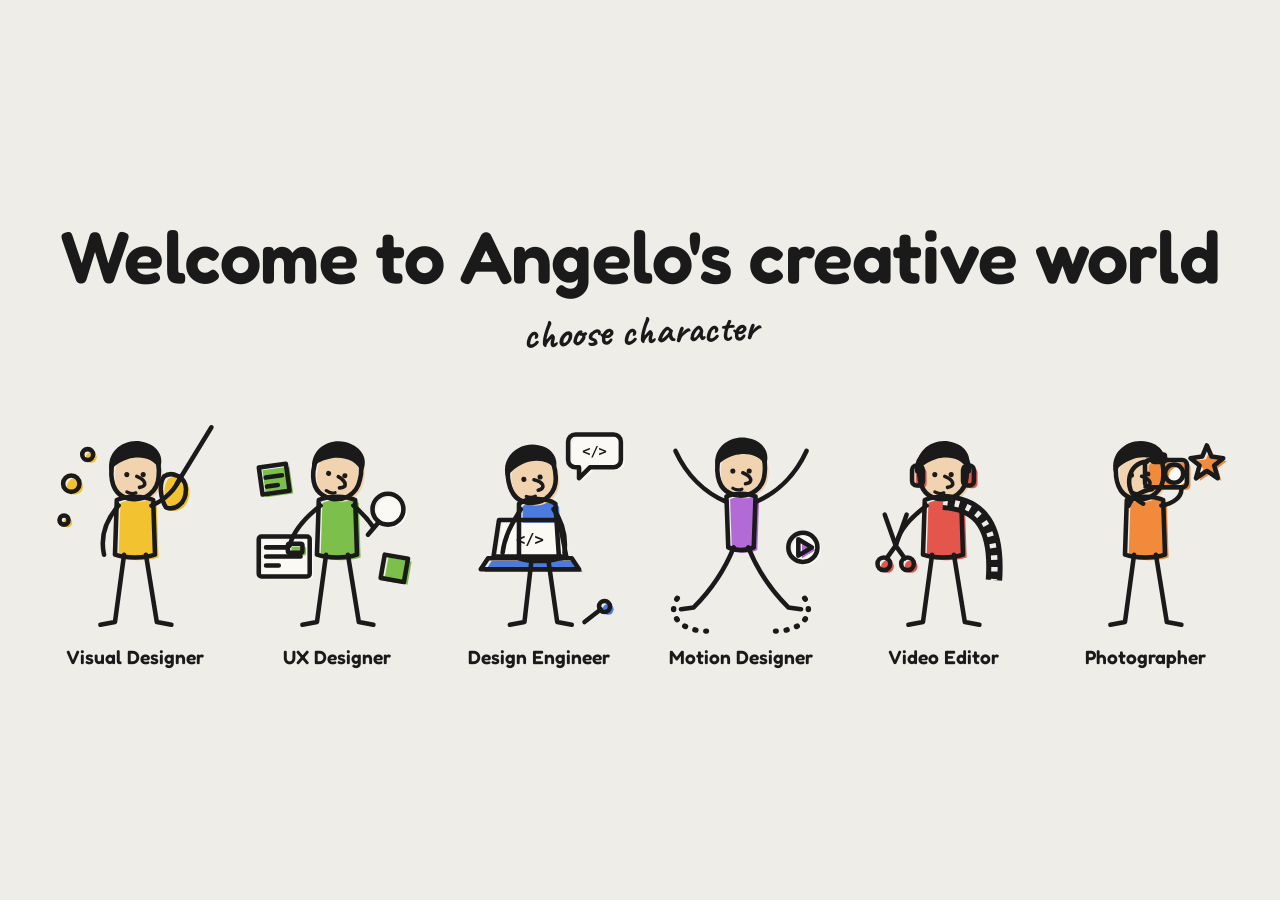
<file: index.html>
<!doctype html>
<html lang="en">
<head>
  <meta charset="utf-8">
  <meta name="viewport" content="width=device-width, initial-scale=1">
  <title>Angelo's Creative World</title>
  <meta name="description" content="Portfolio of Angelo, a jack-of-all-trades designer. Pick a character to explore.">
  <link rel="preconnect" href="https://fonts.googleapis.com">
  <link rel="preconnect" href="https://fonts.gstatic.com" crossorigin>
  <link href="https://fonts.googleapis.com/css2?family=Caveat:wght@500;700&family=DM+Sans:wght@400;500;700&family=Fredoka:wght@500;600;700&display=swap" rel="stylesheet">
  <link rel="stylesheet" href="styles.css">
</head>
<body>

<!-- Shared bits reused by every character -->
<svg width="0" height="0" style="position:absolute" aria-hidden="true" focusable="false">
  <defs>
    <!-- Angelo's head: same face, hair and big nose in every role. Centred on 0,0. -->
    <g id="head">
      <path class="s" d="M-26,2 C-27,-20 -12,-30 2,-29 C20,-29 28,-14 26,4 C25,22 10,30 -2,29 C-16,28 -25,20 -26,2Z"/>
      <path class="k" d="M-28,-2 C-32,-26 -8,-40 12,-33 C28,-28 32,-14 27,-4 C20,-16 6,-19 -8,-15 C-17,-12 -23,-8 -28,-2Z"/>
      <circle class="k" cx="-9" cy="2" r="2.8"/>
      <circle class="k" cx="9" cy="2" r="2.8"/>
      <path d="M2,4 C12,8 14,15 5,16" style="stroke-width:4"/>
      <path d="M-9,21 Q-4,24 1,22" style="stroke-width:3.5"/>
    </g>
  </defs>
</svg>

<main id="home" class="home">
  <header class="intro">
    <h1>Welcome to Angelo's creative world</h1>
    <p class="choose">choose character</p>
  </header>

  <ul class="cast" role="list">

    <!-- 1. Visual Designer -->
    <li style="--i:0">
      <button class="char-btn" type="button" data-role="visual" style="--c:var(--yellow);--d:0s">
        <span class="bobber">
          <svg class="char" viewBox="0 0 200 240" aria-hidden="true" focusable="false">
            <g class="shape">
              <path d="M88,148 L78,222 L62,225"/>
              <path d="M112,148 L124,222 L140,225"/>
              <path d="M82,94 C66,112 62,130 66,148"/>
              <path d="M118,94 C134,88 146,74 150,62"/>
              <path class="c" d="M80,88 C90,83 110,83 120,88 L122,148 C110,152 90,152 78,148Z"/>
              <use href="#head" transform="translate(100 58)"/>
              <g class="prop brush">
                <path d="M146,70 L184,8"/>
                <path class="c" d="M132,62 C140,56 156,62 156,76 C156,92 144,100 134,96 C128,86 126,70 132,62Z"/>
              </g>
              <g class="prop splash">
                <circle class="c" cx="30" cy="70" r="9"/>
                <circle class="c" cx="48" cy="38" r="6"/>
                <circle class="c" cx="22" cy="110" r="5"/>
              </g>
            </g>
          </svg>
        </span>
        <span class="label">Visual Designer</span>
      </button>
    </li>

    <!-- 2. UX Designer -->
    <li style="--i:1">
      <button class="char-btn" type="button" data-role="ux" style="--c:var(--green);--d:-.5s">
        <span class="bobber">
          <svg class="char" viewBox="0 0 200 240" aria-hidden="true" focusable="false">
            <g class="shape">
              <path d="M88,148 L78,222 L62,225"/>
              <path d="M112,148 L124,222 L140,225"/>
              <path d="M82,94 C64,108 52,122 48,138"/>
              <path d="M118,94 C130,104 136,112 140,118"/>
              <path class="c" d="M80,88 C90,83 110,83 120,88 L122,148 C110,152 90,152 78,148Z"/>
              <use href="#head" transform="translate(100 58) rotate(8)"/>
              <g class="prop wire">
                <rect class="w" x="14" y="128" width="56" height="44" rx="3"/>
                <path d="M22,140 h22 M22,150 h38 M22,160 h14"/>
                <rect class="c" x="46" y="136" width="16" height="10" rx="2"/>
              </g>
              <g class="prop notes">
                <rect class="c" x="16" y="50" width="30" height="30" transform="rotate(-8 31 65)"/>
                <path d="M22,62 h18 M22,72 h12" transform="rotate(-8 31 65)"/>
                <rect class="c" x="150" y="150" width="26" height="26" transform="rotate(10 163 163)"/>
              </g>
              <g class="prop mag">
                <path d="M146,112 L134,126"/>
                <circle class="w" cx="156" cy="98" r="17"/>
              </g>
            </g>
          </svg>
        </span>
        <span class="label">UX Designer</span>
      </button>
    </li>

    <!-- 3. Design Engineer -->
    <li style="--i:2">
      <button class="char-btn" type="button" data-role="engineer" style="--c:var(--blue);--d:-1s">
        <span class="bobber">
          <svg class="char" viewBox="0 0 200 240" aria-hidden="true" focusable="false">
            <g class="shape">
              <path d="M92,152 L84,222 L68,225"/>
              <path d="M110,152 L120,222 L136,225"/>
              <path d="M80,98 C70,114 62,128 60,146"/>
              <path d="M116,98 C126,112 130,128 128,146"/>
              <path class="c" d="M78,92 C88,84 110,86 118,92 L122,152 C110,156 90,156 78,152Z"/>
              <use href="#head" transform="translate(92 62) rotate(-8)"/>
              <g class="prop laptop">
                <path class="w" d="M56,110 L122,110 L130,150 L50,150Z"/>
                <text class="k" x="90" y="137" text-anchor="middle" font-size="17" font-weight="700" font-family="ui-monospace, Menlo, Consolas, monospace">&lt;/&gt;</text>
                <path class="c" d="M44,152 L136,152 L144,164 L36,164Z"/>
              </g>
              <g class="prop bubble">
                <path class="w" d="M140,16 h42 a8,8 0 0 1 8,8 v20 a8,8 0 0 1 -8,8 h-26 l-12,12 v-12 h-4 a8,8 0 0 1 -8,-8 v-20 a8,8 0 0 1 8,-8z"/>
                <text class="k" x="161" y="40" text-anchor="middle" font-size="15" font-weight="700" font-family="ui-monospace, Menlo, Consolas, monospace">&lt;/&gt;</text>
              </g>
              <g class="prop wrench">
                <path d="M150,222 L168,208"/>
                <circle class="c" cx="172" cy="205" r="6"/>
              </g>
            </g>
          </svg>
        </span>
        <span class="label">Design Engineer</span>
      </button>
    </li>

    <!-- 4. Motion Designer -->
    <li style="--i:3">
      <button class="char-btn" type="button" data-role="motion" style="--c:var(--violet);--d:-1.5s">
        <span class="bobber">
          <svg class="char" viewBox="0 0 200 240" aria-hidden="true" focusable="false">
            <g class="shape">
              <path d="M92,140 C80,170 64,190 48,206 L34,208"/>
              <path d="M108,140 C120,170 136,190 152,206 L166,208"/>
              <path d="M84,90 C60,80 40,60 28,34"/>
              <path d="M116,90 C140,80 160,60 172,34"/>
              <path class="c" d="M84,84 C92,80 108,80 116,84 L114,140 C106,144 94,144 86,140Z"/>
              <use href="#head" transform="translate(100 54)"/>
              <path class="trail" d="M30,196 C18,214 34,232 62,232"/>
              <path class="trail" d="M170,196 C182,214 166,232 138,232"/>
              <g class="prop play">
                <circle class="w" cx="168" cy="140" r="16"/>
                <path class="c" d="M163,131 L178,140 L163,149Z"/>
              </g>
            </g>
          </svg>
        </span>
        <span class="label">Motion Designer</span>
      </button>
    </li>

    <!-- 5. Video Editor -->
    <li style="--i:4">
      <button class="char-btn" type="button" data-role="video" style="--c:var(--red);--d:-2s">
        <span class="bobber">
          <svg class="char" viewBox="0 0 200 240" aria-hidden="true" focusable="false">
            <g class="shape">
              <path d="M88,148 L78,222 L62,225"/>
              <path d="M112,148 L124,222 L140,225"/>
              <path d="M82,94 C64,108 52,120 48,138"/>
              <path d="M118,94 C132,100 140,108 142,114"/>
              <path class="c" d="M80,88 C90,83 110,83 120,88 L122,148 C110,152 90,152 78,148Z"/>
              <g class="prop scarf">
                <path class="film" d="M100,90 C142,92 160,118 156,176"/>
                <path class="holes" d="M100,90 C142,92 160,118 156,176"/>
              </g>
              <use href="#head" transform="translate(100 58)"/>
              <path d="M72,56 C70,22 130,22 128,56" style="stroke-width:6"/>
              <rect class="c" x="66" y="50" width="12" height="22" rx="5"/>
              <rect class="c" x="122" y="50" width="12" height="22" rx="5"/>
              <g class="prop scissors">
                <path d="M48,138 L36,104 M48,138 L60,104"/>
                <path d="M48,138 L38,152 M48,138 L58,152"/>
                <circle class="c" cx="35" cy="158" r="7"/>
                <circle class="c" cx="61" cy="158" r="7"/>
              </g>
            </g>
          </svg>
        </span>
        <span class="label">Video Editor</span>
      </button>
    </li>

    <!-- 6. Photographer -->
    <li style="--i:5">
      <button class="char-btn" type="button" data-role="photo" style="--c:var(--orange);--d:-2.5s">
        <span class="bobber">
          <svg class="char" viewBox="0 0 200 240" aria-hidden="true" focusable="false">
            <g class="shape">
              <path d="M88,148 L78,222 L62,225"/>
              <path d="M112,148 L124,222 L140,225"/>
              <path d="M82,94 C86,84 96,78 108,76"/>
              <path d="M118,94 C132,92 140,84 140,76"/>
              <path class="c" d="M80,88 C90,83 110,83 120,88 L122,148 C110,152 90,152 78,148Z"/>
              <use href="#head" transform="translate(94 58) rotate(-4)"/>
              <path d="M102,46 C80,46 74,80 98,92"/>
              <g class="prop cam">
                <rect class="c" x="108" y="38" width="14" height="8" rx="2"/>
                <rect class="c" x="100" y="44" width="46" height="30" rx="5"/>
                <circle class="w" cx="132" cy="59" r="10"/>
              </g>
              <g class="prop flash">
                <path class="c" d="M168,28 L173,40 L186,42 L176,50 L180,64 L168,56 L156,64 L160,50 L150,42 L163,40Z"/>
              </g>
            </g>
          </svg>
        </span>
        <span class="label">Photographer</span>
      </button>
    </li>

  </ul>
</main>

<section id="role" class="role" hidden aria-labelledby="role-title">
  <div class="stage" id="role-stage" style="--c:var(--yellow)"></div>
  <h2 id="role-title" tabindex="-1"></h2>
  <p class="soon">Work coming soon</p>
  <button class="back" type="button" id="back">&larr; back to all characters</button>
</section>

<script src="script.js"></script>
</body>
</html>
</file>
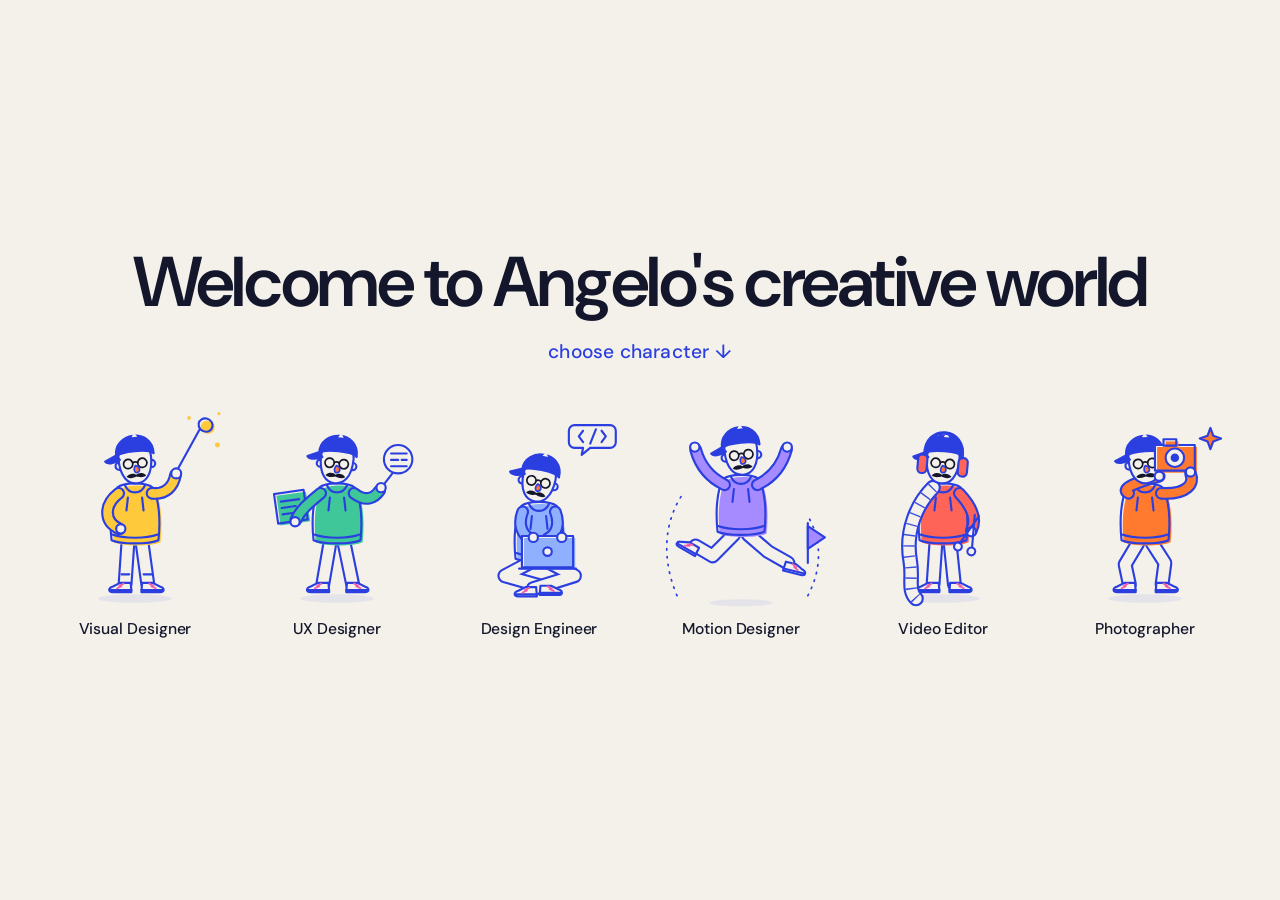
<file: preview.html>
<!doctype html>
<html lang="en">
<head>
  <meta charset="utf-8">
  <meta name="viewport" content="width=device-width, initial-scale=1">
  <title>Angelo's Creative World</title>
  <meta name="description" content="Portfolio of Angelo: visual design, UX, design engineering, motion, video and photography.">
  <meta name="color-scheme" content="light">
  <link rel="preconnect" href="https://fonts.googleapis.com">
  <link rel="preconnect" href="https://fonts.gstatic.com" crossorigin>
  <link href="https://fonts.googleapis.com/css2?family=DM+Sans:opsz,wght@9..40,400;9..40,500;9..40,600&display=swap" rel="stylesheet">
  <style>
:root {
  --paper: #f4f1ea;
  --ink: #14172b;
  --line: #2b3fe0;
  --pink: #f25ca8;
  --yellow: #ffc93c;
  --green: #3fc79a;
  --red: #ff6459;
  --blue: #8fb0ff;
  --orange: #ff7a2f;
  --violet: #a58bff;
  color-scheme: light;
}

* { box-sizing: border-box; }

html { background: var(--paper); }

body {
  margin: 0;
  min-height: 100vh;
  background: var(--paper);
  color: var(--ink);
  font-family: "DM Sans", system-ui, sans-serif;
  -webkit-font-smoothing: antialiased;
  overflow-x: hidden;
}

.defs { position: absolute; width: 0; height: 0; overflow: hidden; }

main { min-height: 100vh; display: grid; place-items: center; padding: 48px 16px; }

.home, .detail { width: 100%; max-width: 1200px; text-align: center; }

h1 {
  margin: 0;
  font-family: "DM Sans", system-ui, sans-serif;
  font-weight: 600;
  letter-spacing: -0.035em;
  font-size: clamp(2.2rem, 6vw, 4.4rem);
  line-height: 1.04;
  text-wrap: balance;
}

.choose {
  margin: 20px 0 36px;
  font-weight: 500;
  color: var(--line);
  letter-spacing: 0.01em;
  font-size: clamp(1rem, 2vw, 1.2rem);
}
.arrow { display: inline-block; animation: nudge 1.6s ease-in-out infinite; }

/* ---------- drawing: monoline outline, flat accent, paper negative space ---------- */
.occ { fill: var(--paper); stroke: none; }
.ac  { fill: var(--accent); stroke: none; }
.ln, .pp, .gl, .nose, .lens, .band, .thin, .lace { stroke-linecap: round; stroke-linejoin: round; }
.ln, .pp { stroke: var(--line); stroke-width: 3; }
.ln { fill: none; }
.pp { fill: var(--paper); }
.tbo { fill: none; stroke: var(--line); stroke-linecap: round; stroke-linejoin: round; }
.tb-pp, .tb-ac, .ticks { fill: none; stroke-linecap: round; stroke-linejoin: round; }
.tb-pp { stroke: var(--paper); }
.tb-ac { stroke: var(--accent); }
.ticks { stroke: var(--line); stroke-width: 16; stroke-linecap: butt; stroke-dasharray: 2 13; opacity: .9; }
.cap { fill: var(--line); stroke: var(--line); stroke-width: 3; stroke-linejoin: round; }
.logo { fill: var(--paper); }
.gl { fill: var(--paper); stroke: var(--ink); stroke-width: 2.4; }
.thin { fill: none; stroke: var(--ink); stroke-width: 2.4; }
.nose { fill: var(--orange); stroke: var(--line); stroke-width: 2.4; }
.stache { fill: var(--ink); }
.lace { fill: none; stroke: var(--pink); stroke-width: 2.6; }
.band { fill: none; stroke: var(--line); stroke-width: 5; }
.cup { fill: var(--accent); stroke: var(--line); stroke-width: 3; }
.lens { fill: var(--line); }
.shadow { fill: var(--line); opacity: .08; }
.ex-arc path { fill: none; stroke: var(--line); stroke-width: 2.4; stroke-linecap: round; stroke-dasharray: 2 9; }

/* ---------- cast grid ---------- */
.cast {
  list-style: none;
  margin: 0;
  padding: 0;
  display: grid;
  grid-template-columns: repeat(2, 1fr);
  gap: 20px 8px;
}
@media (min-width: 600px)  { .cast { grid-template-columns: repeat(3, 1fr); } }
@media (min-width: 1000px) { .cast { grid-template-columns: repeat(6, 1fr); gap: 12px; } }

.cast li { animation: pop 0.6s cubic-bezier(.3,1.6,.5,1) both; animation-delay: calc(var(--i) * 90ms + 100ms); }

.char {
  all: unset;
  box-sizing: border-box;
  width: 100%;
  display: flex;
  flex-direction: column;
  align-items: center;
  gap: 6px;
  cursor: pointer;
  padding: 8px 4px 12px;
  border-radius: 20px;
}
.char:focus-visible { outline: 3px dashed var(--ink); outline-offset: 2px; }

.char svg { width: 100%; max-width: 190px; height: auto; overflow: visible; transform-origin: 50% 90%; animation: bob 3.2s ease-in-out infinite; animation-delay: calc(var(--i) * -0.55s); }

.label {
  font-weight: 500;
  font-size: 0.98rem;
  letter-spacing: -0.005em;
  background: linear-gradient(var(--accent), var(--accent)) no-repeat 0 100% / 0 6px;
  padding-bottom: 3px;
  transition: background-size 0.25s;
}

.char:hover .label, .char:focus-visible .label { background-size: 100% 6px; }
.char:hover svg, .char:focus-visible svg { animation: lift 0.3s ease-out forwards; }
.char.squash svg { animation: squash 0.35s ease-out forwards; }

/* props */
.ex-flash { transform-box: fill-box; transform-origin: center; }
.ex-code { transform-box: fill-box; transform-origin: 20% 90%; }
.ex-play { transform-box: fill-box; transform-origin: center; }
.char:hover .ex-flash, .char:focus-visible .ex-flash { animation: flash 0.5s ease-in-out infinite; }
.char:hover .ex-code, .char:focus-visible .ex-code { animation: pulse 0.6s ease-in-out infinite; }
.char:hover .ex-play, .char:focus-visible .ex-play { animation: slide 0.8s ease-in-out infinite alternate; }
.char:hover .ex-arc path, .char:focus-visible .ex-arc path { animation: march 0.6s linear infinite; }
.char:hover .ex-splash, .char:focus-visible .ex-splash { animation: pulse 0.5s ease-in-out infinite; }
.char-body { transform-box: fill-box; }
.ex-flash { animation: flash 2.4s ease-in-out infinite; }

/* ---------- detail view ---------- */
.detail { --accent: var(--yellow); }
.detail .stage svg { width: min(78vw, 340px); height: auto; overflow: visible; animation: bob 3.2s ease-in-out infinite; }
.detail h2 {
  margin: 8px 0 0;
  letter-spacing: -0.03em;
  font-weight: 600;
  font-size: clamp(2rem, 5vw, 3.4rem);
  background: linear-gradient(var(--accent), var(--accent)) no-repeat 50% 92% / min(100%, 9ch) 12px;
  display: inline-block;
}
.detail h2:focus { outline: none; }
.soon { color: var(--line); font-weight: 500; font-size: 1.05rem; margin: 14px 0 28px; }
.back {
  display: inline-block;
  color: var(--line);
  font-weight: 500;
  padding: 10px 20px;
  border: 2px solid var(--line);
  border-radius: 999px;
  text-decoration: none;
  transition: background 0.2s, transform 0.2s;
}
.back:hover, .back:focus-visible { background: var(--accent); transform: translateY(-2px); }
.back:focus-visible { outline: 3px dashed var(--ink); outline-offset: 3px; }
.detail:not([hidden]) { animation: pop 0.5s cubic-bezier(.3,1.6,.5,1) both; }

/* ---------- motion ---------- */
@keyframes pop { from { opacity: 0; transform: translateY(24px) scale(0.85); } to { opacity: 1; transform: none; } }
@keyframes bob { 0%, 100% { transform: translateY(0); } 50% { transform: translateY(-4px); } }
@keyframes lift { to { transform: translateY(-6px) scale(1.03); } }
@keyframes squash { to { transform: translateY(-10px) scale(1.04); opacity: 0; } }
@keyframes nudge { 0%, 100% { transform: translateY(0); } 50% { transform: translateY(5px); } }
@keyframes flash { 0%, 100% { transform: scale(1) rotate(0); } 50% { transform: scale(1.3) rotate(20deg); } }
@keyframes pulse { 0%, 100% { transform: scale(1); } 50% { transform: scale(1.12); } }
@keyframes slide { to { transform: translateX(-30px); } }
@keyframes march { to { stroke-dashoffset: -24; } }

@media (prefers-reduced-motion: reduce) {
  *, *::before, *::after { animation: none !important; transition: none !important; }
  .cast li, .detail:not([hidden]) { animation: fade 0.3s ease both !important; }
}
@keyframes fade { from { opacity: 0; } to { opacity: 1; } }

</style>
</head>
<body>

<!--
  Characters: monoline cobalt outline, one flat accent fill nudged 3px off-register,
  paper-white negative space for clothes, tiny face (cap, round glasses, moustache).
  Style reference: the supplied marker illustration of a seated figure (blue line, orange
  hoodie, pink laces). Per-role pose/prop references: editorial single-line figure drawing,
  camera / laptop / film-strip line icons, kept to one prop per role.
-->

<main>
  <section id="home" class="home">
    <h1>Welcome to Angelo's creative world</h1>
    <p class="choose">choose character <span class="arrow" aria-hidden="true">↓</span></p>

    <ul class="cast" role="list">
      <li style="--i:0;--accent:var(--yellow)">
        <button class="char" type="button" data-role="visual" aria-label="Visual Designer">
          <svg viewBox="-8 -12 256 288" aria-hidden="true"><ellipse class="shadow" cx="120" cy="256" rx="52" ry="6"/><path class="tbo" stroke-width="21" d="M110 178 L106 236"/><path class="tb-pp" stroke-width="15" d="M110 178 L106 236"/><path class="tbo" stroke-width="21" d="M130 178 L138 236"/><path class="tb-pp" stroke-width="15" d="M130 178 L138 236"/><path class="ln" stroke-width="2.4" d="M101 222 L112 222 M132 222 L144 222"/><g transform="translate(106 238)"><path class="pp" d="M-7 -4 L8 -4 L9 9 L-17 9 C-24 9 -24 3 -17 1 Z"/><path class="ln" d="M-21 6 L9 6"/><path class="lace" d="M-8 0 l6 -3 M-11 3.5 l6 -3"/></g><g transform="translate(138 238) scale(-1 1)"><path class="pp" d="M-7 -4 L8 -4 L9 9 L-17 9 C-24 9 -24 3 -17 1 Z"/><path class="ln" d="M-21 6 L9 6"/><path class="lace" d="M-8 0 l6 -3 M-11 3.5 l6 -3"/></g><g class="torso"><path class="occ" d="M95 100 C86 116 84 146 87 174 C100 180 140 180 153 174 C156 146 154 116 145 100 C136 92 104 92 95 100Z"/><path class="ac" d="M95 100 C86 116 84 146 87 174 C100 180 140 180 153 174 C156 146 154 116 145 100 C136 92 104 92 95 100Z" transform="translate(3 3)"/><path class="ln" d="M95 100 C86 116 84 146 87 174 C100 180 140 180 153 174 C156 146 154 116 145 100 C136 92 104 92 95 100Z"/><path class="ln" d="M106 97 C112 110 128 110 134 97"/><path class="ln" stroke-width="2.4" d="M110 114 L108 132 M130 114 L132 132"/><path class="ln" stroke-width="2.4" d="M88 166 C104 172 136 172 152 166"/></g><path class="tbo" stroke-width="18" d="M97 108 C76 124 76 148 98 158"/><path class="tb-ac" stroke-width="12" d="M97 108 C76 124 76 148 98 158"/><circle class="pp" cx="100" cy="158" r="6.5"/><g transform="translate(120 62) rotate(-5)"><circle class="pp" cx="-23" cy="6" r="5"/><circle class="pp" cx="23" cy="6" r="5"/><path class="pp" d="M-23 -4 C-23 22 -12 32 0 32 C12 32 23 22 23 -4 C23 -32 -23 -32 -23 -4Z"/><path class="cap" d="M-26 -8 C-28 -42 28 -46 27 -8 C20 -15 -18 -15 -26 -8Z"/><path class="cap" d="M-27 -9 L-42 -2 C-40 2 -30 2 -21 -3Z"/><path class="logo" d="M-2 -33 l4 -6 l4 6z"/><circle class="gl" cx="-10" cy="4" r="6.5"/><circle class="gl" cx="10" cy="4" r="6.5"/><path class="thin" d="M-3.5 3 Q0 0.5 3.5 3"/><path class="nose" d="M0 7 C7 9 7 17 0 17 C-3 16 -3 10 0 7Z"/><path class="stache" d="M-14 22 C-9 16 -2 18 0 20 C2 18 9 16 14 22 C9 26 2 23 0 22.5 C-2 23 -9 26 -14 22Z"/></g><path class="ln" stroke-width="3.4" d="M168 96 L212 16"/><path class="tbo" stroke-width="18" d="M144 108 C164 110 174 98 177 82"/><path class="tb-ac" stroke-width="12" d="M144 108 C164 110 174 98 177 82"/><circle class="pp" cx="178" cy="80" r="7"/><path class="occ" d="M212 18 C203 6 220 -4 228 8 C232 18 222 26 212 18Z"/><path class="ac" d="M212 18 C203 6 220 -4 228 8 C232 18 222 26 212 18Z" transform="translate(3 3)"/><path class="ln" d="M212 18 C203 6 220 -4 228 8 C232 18 222 26 212 18Z"/><g class="ex ex-splash"><circle class="ac" cx="236" cy="40" r="3.5"/><circle class="ac" cx="196" cy="2" r="2.6"/><circle class="ac" cx="238" cy="-4" r="2.2"/></g></svg>
          <span class="label">Visual Designer</span>
        </button>
      </li>
      <li style="--i:1;--accent:var(--green)">
        <button class="char" type="button" data-role="ux" aria-label="UX Designer">
          <svg viewBox="-8 -12 256 288" aria-hidden="true"><ellipse class="shadow" cx="120" cy="256" rx="52" ry="6"/><path class="tbo" stroke-width="21" d="M110 178 L100 236"/><path class="tb-pp" stroke-width="15" d="M110 178 L100 236"/><path class="tbo" stroke-width="21" d="M130 178 L142 236"/><path class="tb-pp" stroke-width="15" d="M130 178 L142 236"/><g transform="translate(100 238)"><path class="pp" d="M-7 -4 L8 -4 L9 9 L-17 9 C-24 9 -24 3 -17 1 Z"/><path class="ln" d="M-21 6 L9 6"/><path class="lace" d="M-8 0 l6 -3 M-11 3.5 l6 -3"/></g><g transform="translate(142 238) scale(-1 1)"><path class="pp" d="M-7 -4 L8 -4 L9 9 L-17 9 C-24 9 -24 3 -17 1 Z"/><path class="ln" d="M-21 6 L9 6"/><path class="lace" d="M-8 0 l6 -3 M-11 3.5 l6 -3"/></g><g class="torso"><path class="occ" d="M95 100 C86 116 84 146 87 174 C100 180 140 180 153 174 C156 146 154 116 145 100 C136 92 104 92 95 100Z"/><path class="ac" d="M95 100 C86 116 84 146 87 174 C100 180 140 180 153 174 C156 146 154 116 145 100 C136 92 104 92 95 100Z" transform="translate(3 3)"/><path class="ln" d="M95 100 C86 116 84 146 87 174 C100 180 140 180 153 174 C156 146 154 116 145 100 C136 92 104 92 95 100Z"/><path class="ln" d="M106 97 C112 110 128 110 134 97"/><path class="ln" stroke-width="2.4" d="M110 114 L108 132 M130 114 L132 132"/><path class="ln" stroke-width="2.4" d="M88 166 C104 172 136 172 152 166"/></g><g transform="rotate(-8 54 126)"><path class="occ" d="M34 106 H76 V148 H34Z"/><path class="ac" d="M34 106 H76 V148 H34Z" transform="translate(3 3)"/><path class="ln" d="M34 106 H76 V148 H34Z"/><path class="ln" stroke-width="2.4" d="M42 118 H68 M42 127 H62 M42 136 H56"/></g><path class="tbo" stroke-width="18" d="M97 108 C80 122 68 132 62 146"/><path class="tb-ac" stroke-width="12" d="M97 108 C80 122 68 132 62 146"/><circle class="pp" cx="61" cy="148" r="6.5"/><g transform="translate(120 62) rotate(6)"><circle class="pp" cx="-23" cy="6" r="5"/><circle class="pp" cx="23" cy="6" r="5"/><path class="pp" d="M-23 -4 C-23 22 -12 32 0 32 C12 32 23 22 23 -4 C23 -32 -23 -32 -23 -4Z"/><path class="cap" d="M-26 -8 C-28 -42 28 -46 27 -8 C20 -15 -18 -15 -26 -8Z"/><path class="cap" d="M-27 -9 L-42 -2 C-40 2 -30 2 -21 -3Z"/><path class="logo" d="M-2 -33 l4 -6 l4 6z"/><circle class="gl" cx="-10" cy="4" r="6.5"/><circle class="gl" cx="10" cy="4" r="6.5"/><path class="thin" d="M-3.5 3 Q0 0.5 3.5 3"/><path class="nose" d="M0 7 C7 9 7 17 0 17 C-3 16 -3 10 0 7Z"/><path class="stache" d="M-14 22 C-9 16 -2 18 0 20 C2 18 9 16 14 22 C9 26 2 23 0 22.5 C-2 23 -9 26 -14 22Z"/></g><path class="ln" stroke-width="3.4" d="M184 98 L198 80"/><path class="tbo" stroke-width="18" d="M144 108 C160 120 172 116 180 104"/><path class="tb-ac" stroke-width="12" d="M144 108 C160 120 172 116 180 104"/><circle class="pp" cx="182" cy="100" r="6.5"/><path class="pp" d="M226 60 A20 20 0 1 1 186 60 A20 20 0 1 1 226 60Z"/><path class="ln" stroke-width="2.2" d="M196 52 H218 M196 61 H206 M211 61 H218 M196 70 H218"/></svg>
          <span class="label">UX Designer</span>
        </button>
      </li>
      <li style="--i:2;--accent:var(--blue)">
        <button class="char" type="button" data-role="engineer" aria-label="Design Engineer">
          <svg viewBox="-8 -12 256 288" aria-hidden="true"><g transform="translate(0 26)"><g class="torso"><path class="occ" d="M95 100 C86 116 84 146 87 174 C100 180 140 180 153 174 C156 146 154 116 145 100 C136 92 104 92 95 100Z"/><path class="ac" d="M95 100 C86 116 84 146 87 174 C100 180 140 180 153 174 C156 146 154 116 145 100 C136 92 104 92 95 100Z" transform="translate(3 3)"/><path class="ln" d="M95 100 C86 116 84 146 87 174 C100 180 140 180 153 174 C156 146 154 116 145 100 C136 92 104 92 95 100Z"/><path class="ln" d="M106 97 C112 110 128 110 134 97"/><path class="ln" stroke-width="2.4" d="M110 114 L108 132 M130 114 L132 132"/><path class="ln" stroke-width="2.4" d="M88 166 C104 172 136 172 152 166"/></g><path class="tbo" stroke-width="18" d="M97 108 C90 126 96 140 108 146"/><path class="tb-ac" stroke-width="12" d="M97 108 C90 126 96 140 108 146"/><path class="tbo" stroke-width="18" d="M143 108 C150 126 144 140 132 146"/><path class="tb-ac" stroke-width="12" d="M143 108 C150 126 144 140 132 146"/><g transform="translate(120 62) rotate(12)"><circle class="pp" cx="-23" cy="6" r="5"/><circle class="pp" cx="23" cy="6" r="5"/><path class="pp" d="M-23 -4 C-23 22 -12 32 0 32 C12 32 23 22 23 -4 C23 -32 -23 -32 -23 -4Z"/><path class="cap" d="M-26 -8 C-28 -42 28 -46 27 -8 C20 -15 -18 -15 -26 -8Z"/><path class="cap" d="M-27 -9 L-42 -2 C-40 2 -30 2 -21 -3Z"/><path class="logo" d="M-2 -33 l4 -6 l4 6z"/><circle class="gl" cx="-10" cy="4" r="6.5"/><circle class="gl" cx="10" cy="4" r="6.5"/><path class="thin" d="M-3.5 3 Q0 0.5 3.5 3"/><path class="nose" d="M0 7 C7 9 7 17 0 17 C-3 16 -3 10 0 7Z"/><path class="stache" d="M-14 22 C-9 16 -2 18 0 20 C2 18 9 16 14 22 C9 26 2 23 0 22.5 C-2 23 -9 26 -14 22Z"/></g></g><path class="tbo" stroke-width="21" d="M110 204 L72 224 L128 240"/><path class="tb-pp" stroke-width="15" d="M110 204 L72 224 L128 240"/><path class="tbo" stroke-width="21" d="M132 204 L170 224 L112 242"/><path class="tb-pp" stroke-width="15" d="M132 204 L170 224 L112 242"/><g transform="translate(130 242) scale(-1 1)"><path class="pp" d="M-7 -4 L8 -4 L9 9 L-17 9 C-24 9 -24 3 -17 1 Z"/><path class="ln" d="M-21 6 L9 6"/><path class="lace" d="M-8 0 l6 -3 M-11 3.5 l6 -3"/></g><g transform="translate(108 244)"><path class="pp" d="M-7 -4 L8 -4 L9 9 L-17 9 C-24 9 -24 3 -17 1 Z"/><path class="ln" d="M-21 6 L9 6"/><path class="lace" d="M-8 0 l6 -3 M-11 3.5 l6 -3"/></g><path class="occ" d="M96 168 H168 V212 H96Z"/><path class="ac" d="M96 168 H168 V212 H96Z" transform="translate(3 3)"/><path class="ln" d="M96 168 H168 V212 H96Z"/><circle class="pp" cx="132" cy="190" r="6"/><path class="ln" stroke-width="3.4" d="M92 214 H172"/><circle class="pp" cx="112" cy="170" r="6.5"/><circle class="pp" cx="152" cy="170" r="6.5"/><g class="ex ex-code"><path class="pp" d="M170 12 h50 a8 8 0 0 1 8 8 v16 a8 8 0 0 1 -8 8 h-28 l-12 10 l2 -10 h-12 a8 8 0 0 1 -8 -8 v-16 a8 8 0 0 1 8 -8z"/><path class="ln" stroke-width="2.6" d="M182 20 l-6 8 l6 8 M208 20 l6 8 l-6 8 M200 18 l-8 20"/></g></svg>
          <span class="label">Design Engineer</span>
        </button>
      </li>
      <li style="--i:3;--accent:var(--violet)">
        <button class="char" type="button" data-role="motion" aria-label="Motion Designer">
          <svg viewBox="-8 -12 256 288" aria-hidden="true"><ellipse class="shadow" cx="120" cy="262" rx="44" ry="5"/><g class="ex ex-arc"><path d="M30 252 C8 200 12 150 36 112"/><path d="M214 252 C236 210 232 170 214 140"/></g><g transform="translate(0 -12)"><path class="tbo" stroke-width="21" d="M110 178 L80 208 L56 194"/><path class="tb-pp" stroke-width="15" d="M110 178 L80 208 L56 194"/><path class="tbo" stroke-width="21" d="M130 178 L158 202 L186 218"/><path class="tb-pp" stroke-width="15" d="M130 178 L158 202 L186 218"/><g transform="translate(52 196) rotate(30)"><path class="pp" d="M-7 -4 L8 -4 L9 9 L-17 9 C-24 9 -24 3 -17 1 Z"/><path class="ln" d="M-21 6 L9 6"/><path class="lace" d="M-8 0 l6 -3 M-11 3.5 l6 -3"/></g><g transform="translate(190 222) scale(-1 1) rotate(-14)"><path class="pp" d="M-7 -4 L8 -4 L9 9 L-17 9 C-24 9 -24 3 -17 1 Z"/><path class="ln" d="M-21 6 L9 6"/><path class="lace" d="M-8 0 l6 -3 M-11 3.5 l6 -3"/></g><g class="torso"><path class="occ" d="M95 100 C86 116 84 146 87 174 C100 180 140 180 153 174 C156 146 154 116 145 100 C136 92 104 92 95 100Z"/><path class="ac" d="M95 100 C86 116 84 146 87 174 C100 180 140 180 153 174 C156 146 154 116 145 100 C136 92 104 92 95 100Z" transform="translate(3 3)"/><path class="ln" d="M95 100 C86 116 84 146 87 174 C100 180 140 180 153 174 C156 146 154 116 145 100 C136 92 104 92 95 100Z"/><path class="ln" d="M106 97 C112 110 128 110 134 97"/><path class="ln" stroke-width="2.4" d="M110 114 L108 132 M130 114 L132 132"/><path class="ln" stroke-width="2.4" d="M88 166 C104 172 136 172 152 166"/></g><path class="tbo" stroke-width="18" d="M97 108 C76 98 62 80 56 58"/><path class="tb-ac" stroke-width="12" d="M97 108 C76 98 62 80 56 58"/><circle class="pp" cx="55" cy="55" r="6.5"/><path class="tbo" stroke-width="18" d="M143 108 C164 98 178 80 184 58"/><path class="tb-ac" stroke-width="12" d="M143 108 C164 98 178 80 184 58"/><circle class="pp" cx="185" cy="55" r="6.5"/><g transform="translate(120 62) rotate(-6)"><circle class="pp" cx="-23" cy="6" r="5"/><circle class="pp" cx="23" cy="6" r="5"/><path class="pp" d="M-23 -4 C-23 22 -12 32 0 32 C12 32 23 22 23 -4 C23 -32 -23 -32 -23 -4Z"/><path class="cap" d="M-26 -8 C-28 -42 28 -46 27 -8 C20 -15 -18 -15 -26 -8Z"/><path class="cap" d="M-27 -9 L-42 -2 C-40 2 -30 2 -21 -3Z"/><path class="logo" d="M-2 -33 l4 -6 l4 6z"/><circle class="gl" cx="-10" cy="4" r="6.5"/><circle class="gl" cx="10" cy="4" r="6.5"/><path class="thin" d="M-3.5 3 Q0 0.5 3.5 3"/><path class="nose" d="M0 7 C7 9 7 17 0 17 C-3 16 -3 10 0 7Z"/><path class="stache" d="M-14 22 C-9 16 -2 18 0 20 C2 18 9 16 14 22 C9 26 2 23 0 22.5 C-2 23 -9 26 -14 22Z"/></g></g><g class="ex ex-play"><path class="ln" d="M214 150 L214 206"/><path class="ac" d="M214 154 L238 170 L214 186Z"/><path class="ln" d="M214 154 L238 170 L214 186Z"/></g></svg>
          <span class="label">Motion Designer</span>
        </button>
      </li>
      <li style="--i:4;--accent:var(--red)">
        <button class="char" type="button" data-role="video" aria-label="Video Editor">
          <svg viewBox="-8 -12 256 288" aria-hidden="true"><ellipse class="shadow" cx="120" cy="256" rx="52" ry="6"/><path class="tbo" stroke-width="21" d="M110 178 L106 236"/><path class="tb-pp" stroke-width="15" d="M110 178 L106 236"/><path class="tbo" stroke-width="21" d="M130 178 L136 236"/><path class="tb-pp" stroke-width="15" d="M130 178 L136 236"/><g transform="translate(106 238)"><path class="pp" d="M-7 -4 L8 -4 L9 9 L-17 9 C-24 9 -24 3 -17 1 Z"/><path class="ln" d="M-21 6 L9 6"/><path class="lace" d="M-8 0 l6 -3 M-11 3.5 l6 -3"/></g><g transform="translate(138 238) scale(-1 1)"><path class="pp" d="M-7 -4 L8 -4 L9 9 L-17 9 C-24 9 -24 3 -17 1 Z"/><path class="ln" d="M-21 6 L9 6"/><path class="lace" d="M-8 0 l6 -3 M-11 3.5 l6 -3"/></g><g class="torso"><path class="occ" d="M95 100 C86 116 84 146 87 174 C100 180 140 180 153 174 C156 146 154 116 145 100 C136 92 104 92 95 100Z"/><path class="ac" d="M95 100 C86 116 84 146 87 174 C100 180 140 180 153 174 C156 146 154 116 145 100 C136 92 104 92 95 100Z" transform="translate(3 3)"/><path class="ln" d="M95 100 C86 116 84 146 87 174 C100 180 140 180 153 174 C156 146 154 116 145 100 C136 92 104 92 95 100Z"/><path class="ln" d="M106 97 C112 110 128 110 134 97"/><path class="ln" stroke-width="2.4" d="M110 114 L108 132 M130 114 L132 132"/><path class="ln" stroke-width="2.4" d="M88 166 C104 172 136 172 152 166"/></g><path class="tbo" stroke-width="22" d="M106 100 C84 122 66 160 74 204 C78 228 70 244 82 256"/><path class="tb-pp" stroke-width="16" d="M106 100 C84 122 66 160 74 204 C78 228 70 244 82 256"/><path class="ticks" d="M106 100 C84 122 66 160 74 204 C78 228 70 244 82 256"/><path class="tbo" stroke-width="18" d="M143 108 C160 126 168 144 160 160"/><path class="tb-ac" stroke-width="12" d="M143 108 C160 126 168 144 160 160"/><circle class="pp" cx="160" cy="162" r="6.5"/><g transform="translate(120 62) rotate(5)"><circle class="pp" cx="-23" cy="6" r="5"/><circle class="pp" cx="23" cy="6" r="5"/><path class="pp" d="M-23 -4 C-23 22 -12 32 0 32 C12 32 23 22 23 -4 C23 -32 -23 -32 -23 -4Z"/><path class="cap" d="M-26 -8 C-28 -42 28 -46 27 -8 C20 -15 -18 -15 -26 -8Z"/><path class="cap" d="M-27 -9 L-42 -2 C-40 2 -30 2 -21 -3Z"/><path class="logo" d="M-2 -33 l4 -6 l4 6z"/><circle class="gl" cx="-10" cy="4" r="6.5"/><circle class="gl" cx="10" cy="4" r="6.5"/><path class="thin" d="M-3.5 3 Q0 0.5 3.5 3"/><path class="nose" d="M0 7 C7 9 7 17 0 17 C-3 16 -3 10 0 7Z"/><path class="stache" d="M-14 22 C-9 16 -2 18 0 20 C2 18 9 16 14 22 C9 26 2 23 0 22.5 C-2 23 -9 26 -14 22Z"/><path class="band" d="M-26 -6 C-30 -50 30 -50 26 -6"/><rect class="cup" x="-35" y="-6" width="13" height="26" rx="6"/><rect class="cup" x="22" y="-6" width="13" height="26" rx="6"/></g><g transform="translate(160 160) rotate(20)"><path class="ln" d="M-3 -22 L9 22 M3 -22 L-9 22"/><circle class="pp" cx="-10" cy="28" r="5.5"/><circle class="pp" cx="10" cy="28" r="5.5"/></g></svg>
          <span class="label">Video Editor</span>
        </button>
      </li>
      <li style="--i:5;--accent:var(--orange)">
        <button class="char" type="button" data-role="photo" aria-label="Photographer">
          <svg viewBox="-8 -12 256 288" aria-hidden="true"><ellipse class="shadow" cx="120" cy="256" rx="52" ry="6"/><path class="tbo" stroke-width="21" d="M110 178 L92 208 L98 236"/><path class="tb-pp" stroke-width="15" d="M110 178 L92 208 L98 236"/><path class="tbo" stroke-width="21" d="M130 178 L148 206 L144 236"/><path class="tb-pp" stroke-width="15" d="M130 178 L148 206 L144 236"/><g transform="translate(98 238)"><path class="pp" d="M-7 -4 L8 -4 L9 9 L-17 9 C-24 9 -24 3 -17 1 Z"/><path class="ln" d="M-21 6 L9 6"/><path class="lace" d="M-8 0 l6 -3 M-11 3.5 l6 -3"/></g><g transform="translate(144 238) scale(-1 1)"><path class="pp" d="M-7 -4 L8 -4 L9 9 L-17 9 C-24 9 -24 3 -17 1 Z"/><path class="ln" d="M-21 6 L9 6"/><path class="lace" d="M-8 0 l6 -3 M-11 3.5 l6 -3"/></g><g class="torso"><path class="occ" d="M95 100 C86 116 84 146 87 174 C100 180 140 180 153 174 C156 146 154 116 145 100 C136 92 104 92 95 100Z"/><path class="ac" d="M95 100 C86 116 84 146 87 174 C100 180 140 180 153 174 C156 146 154 116 145 100 C136 92 104 92 95 100Z" transform="translate(3 3)"/><path class="ln" d="M95 100 C86 116 84 146 87 174 C100 180 140 180 153 174 C156 146 154 116 145 100 C136 92 104 92 95 100Z"/><path class="ln" d="M106 97 C112 110 128 110 134 97"/><path class="ln" stroke-width="2.4" d="M110 114 L108 132 M130 114 L132 132"/><path class="ln" stroke-width="2.4" d="M88 166 C104 172 136 172 152 166"/></g><path class="tbo" stroke-width="18" d="M97 108 C84 102 108 92 140 84"/><path class="tb-ac" stroke-width="12" d="M97 108 C84 102 108 92 140 84"/><g transform="translate(120 62) rotate(-4)"><circle class="pp" cx="-23" cy="6" r="5"/><circle class="pp" cx="23" cy="6" r="5"/><path class="pp" d="M-23 -4 C-23 22 -12 32 0 32 C12 32 23 22 23 -4 C23 -32 -23 -32 -23 -4Z"/><path class="cap" d="M-26 -8 C-28 -42 28 -46 27 -8 C20 -15 -18 -15 -26 -8Z"/><path class="cap" d="M-27 -9 L-42 -2 C-40 2 -30 2 -21 -3Z"/><path class="logo" d="M-2 -33 l4 -6 l4 6z"/><circle class="gl" cx="-10" cy="4" r="6.5"/><circle class="gl" cx="10" cy="4" r="6.5"/><path class="thin" d="M-3.5 3 Q0 0.5 3.5 3"/><path class="nose" d="M0 7 C7 9 7 17 0 17 C-3 16 -3 10 0 7Z"/><path class="stache" d="M-14 22 C-9 16 -2 18 0 20 C2 18 9 16 14 22 C9 26 2 23 0 22.5 C-2 23 -9 26 -14 22Z"/></g><path class="occ" d="M134 40 H190 V76 H134Z"/><path class="ac" d="M134 40 H190 V76 H134Z" transform="translate(3 3)"/><path class="ln" d="M134 40 H190 V76 H134Z"/><path class="occ" d="M146 32 H164 V41 H146Z"/><path class="ac" d="M146 32 H164 V41 H146Z" transform="translate(3 3)"/><path class="ln" d="M146 32 H164 V41 H146Z"/><circle class="pp" cx="162" cy="58" r="13"/><circle class="lens" cx="162" cy="58" r="6"/><path class="tbo" stroke-width="18" d="M143 108 C180 110 190 94 184 80"/><path class="tb-ac" stroke-width="12" d="M143 108 C180 110 190 94 184 80"/><circle class="pp" cx="140" cy="84" r="6.5"/><circle class="pp" cx="184" cy="78" r="6.5"/><g class="ex ex-flash"><g transform="translate(26 -8)"><path class="ac" d="M186 24 l4 11 l11 4 l-11 4 l-4 11 l-4 -11 l-11 -4 l11 -4z"/><path class="ln" stroke-width="2.4" d="M186 24 l4 11 l11 4 l-11 4 l-4 11 l-4 -11 l-11 -4 l11 -4z"/></g></g></svg>
          <span class="label">Photographer</span>
        </button>
      </li>
    </ul>
  </section>

  <section id="detail" class="detail" hidden aria-labelledby="detail-title">
    <div class="stage" id="detail-stage"></div>
    <h2 id="detail-title" tabindex="-1"></h2>
    <p class="soon">work coming soon</p>
    <a class="back" href="#" id="back">← back to all characters</a>
  </section>
</main>

<script>
(function () {
  var ROLES = {
    visual: { title: "Visual Designer", accent: "var(--yellow)" },
    ux: { title: "UX Designer", accent: "var(--green)" },
    engineer: { title: "Design Engineer", accent: "var(--blue)" },
    motion: { title: "Motion Designer", accent: "var(--violet)" },
    video: { title: "Video Editor", accent: "var(--red)" },
    photo: { title: "Photographer", accent: "var(--orange)" }
  };

  var home = document.getElementById("home");
  var detail = document.getElementById("detail");
  var stage = document.getElementById("detail-stage");
  var title = document.getElementById("detail-title");
  var reduced = window.matchMedia("(prefers-reduced-motion: reduce)");
  var lastButton = null;

  function show(role) {
    var data = ROLES[role];
    if (!data) {
      detail.hidden = true;
      home.hidden = false;
      document.title = "Angelo's Creative World";
      if (lastButton) { lastButton.classList.remove("squash"); lastButton.focus(); }
      return;
    }
    var btn = document.querySelector('.char[data-role="' + role + '"]');
    lastButton = btn;
    stage.replaceChildren(btn.querySelector("svg").cloneNode(true));
    detail.style.setProperty("--accent", data.accent);
    title.textContent = data.title;
    document.title = data.title + " · Angelo's Creative World";
    home.hidden = true;
    detail.hidden = false;
    window.scrollTo(0, 0);
    title.focus({ preventScroll: true });
  }

  function route() {
    show(location.hash.replace("#", ""));
  }

  document.querySelectorAll(".char").forEach(function (btn) {
    btn.addEventListener("click", function () {
      var role = btn.dataset.role;
      if (reduced.matches) { location.hash = role; return; }
      btn.classList.add("squash");
      setTimeout(function () { location.hash = role; }, 380);
    });
  });

  document.getElementById("back").addEventListener("click", function (e) {
    e.preventDefault();
    if (location.hash) { history.pushState("", document.title, location.pathname + location.search); }
    route();
  });

  window.addEventListener("hashchange", route);
  if (location.hash) route();
})();

</script>
</body>
</html>
</file>
<file: styles.css>
:root {
  --paper: #EFEDE8;
  --paper-2: #FBF9F4;
  --ink: #1A1A1A;
  --skin: #F2D3B0;
  --yellow: #F2C230;
  --green: #7DBF4B;
  --red: #E4554B;
  --blue: #4C7BE0;
  --orange: #F28A3C;
  --violet: #B26BD6;
  --font-display: "Fredoka", "Trebuchet MS", system-ui, sans-serif;
  --font-hand: "Caveat", "Segoe Print", "Bradley Hand", cursive;
  --font-body: "DM Sans", system-ui, -apple-system, "Segoe UI", sans-serif;
  color-scheme: light;
}

*, *::before, *::after { box-sizing: border-box; }

html { -webkit-text-size-adjust: 100%; }

body {
  margin: 0;
  min-height: 100vh;
  min-height: 100svh;
  background: var(--paper);
  color: var(--ink);
  font-family: var(--font-body);
  overflow-x: hidden;
}

/* ---------- Home ---------- */
.home, .role {
  min-height: 100vh;
  min-height: 100svh;
  display: flex;
  flex-direction: column;
  align-items: center;
  justify-content: center;
  padding: 48px 16px;
  text-align: center;
}

.home[hidden], .role[hidden] { display: none; }

.intro { margin-bottom: clamp(24px, 5vw, 56px); }

h1 {
  margin: 0;
  font-family: var(--font-display);
  font-weight: 600;
  font-size: clamp(2.1rem, 6.2vw, 4.6rem);
  line-height: 1.05;
  letter-spacing: -0.01em;
  text-wrap: balance;
}

.choose {
  margin: 12px 0 0;
  font-family: var(--font-hand);
  font-weight: 700;
  font-size: clamp(1.7rem, 3.6vw, 2.5rem);
  transform: rotate(-2deg);
}

.cast {
  list-style: none;
  margin: 0;
  padding: 0;
  width: 100%;
  max-width: 1200px;
  display: grid;
  grid-template-columns: repeat(6, 1fr);
  gap: 12px;
}

@media (max-width: 1000px) { .cast { grid-template-columns: repeat(3, 1fr); max-width: 640px; gap: 20px 12px; } }
@media (max-width: 560px)  { .cast { grid-template-columns: repeat(2, 1fr); max-width: 400px; } }

.char-btn {
  all: unset;
  box-sizing: border-box;
  width: 100%;
  display: flex;
  flex-direction: column;
  align-items: center;
  gap: 6px;
  padding: 8px 4px 10px;
  border-radius: 20px;
  cursor: pointer;
  -webkit-tap-highlight-color: transparent;
  animation: pop .6s cubic-bezier(.3, 1.6, .5, 1) backwards;
  animation-delay: calc(var(--i, 0) * 90ms);
}

.char-btn:focus-visible {
  outline: 3px solid var(--ink);
  outline-offset: 3px;
  background: var(--paper-2);
}

.bobber {
  display: block;
  width: 100%;
  transform-origin: 50% 100%;
  animation: bob 3.2s ease-in-out infinite;
  animation-delay: var(--d, 0s);
}

.char { display: block; width: 100%; height: auto; overflow: visible; }

.label {
  position: relative;
  font-family: var(--font-display);
  font-weight: 600;
  font-size: clamp(1rem, 1.5vw, 1.2rem);
  padding-bottom: 4px;
}

/* wobbly underline squiggle on hover / focus */
.label::after {
  content: "";
  position: absolute;
  left: 0; right: 0; bottom: -4px;
  height: 8px;
  background: var(--c);
  -webkit-mask: url("data:image/svg+xml,%3Csvg xmlns='http://www.w3.org/2000/svg' width='16' height='8'%3E%3Cpath d='M0 4 Q4 0 8 4 T16 4' fill='none' stroke='black' stroke-width='2.5'/%3E%3C/svg%3E") repeat-x center / 16px 8px;
          mask: url("data:image/svg+xml,%3Csvg xmlns='http://www.w3.org/2000/svg' width='16' height='8'%3E%3Cpath d='M0 4 Q4 0 8 4 T16 4' fill='none' stroke='black' stroke-width='2.5'/%3E%3C/svg%3E") repeat-x center / 16px 8px;
  transform: scaleX(0);
  transform-origin: left;
  transition: transform .25s ease;
}

.char-btn:hover .label::after,
.char-btn:focus-visible .label::after { transform: scaleX(1); }

/* ---------- Character drawing ----------
   Each .shape is drawn once in the HTML. script.js clones it into a
   fill layer (nudged a few px, no outline) so the colour looks mis-registered. */
.shape {
  fill: none;
  stroke: var(--stroke, var(--ink));
  stroke-width: 5;
  stroke-linecap: round;
  stroke-linejoin: round;
  --sf: var(--skin);
  --cf: var(--c);
  --wf: var(--paper-2);
  --kf: var(--ink);
  --hf: var(--paper);
}
.fill-layer { --stroke: none; --kf: none; --hf: none; }
.line-layer { --sf: none; --cf: none; --wf: none; }

.s { fill: var(--sf); }
.c { fill: var(--cf); }
.w { fill: var(--wf); }
.k { fill: var(--kf); stroke: none; }
.trail { stroke-dasharray: 1 11; stroke-width: 6; }
.film { stroke-width: 18; stroke-linecap: butt; }
.holes { stroke: var(--hf); stroke-width: 7; stroke-dasharray: 5 8; stroke-linecap: butt; }

.prop { transform-box: fill-box; transform-origin: center; }
.brush   { transform-origin: 20% 90%; }
.mag     { transform-origin: 20% 80%; }
.scissors{ transform-origin: 50% 70%; }

/* ---------- Hover behaviours ---------- */
.char-btn:hover .char,
.char-btn:focus-visible .char { animation: wiggle .7s ease-in-out; transform-origin: 50% 90%; }

.char-btn:hover .brush,   .char-btn:focus-visible .brush   { animation: swing .5s ease-in-out infinite alternate; }
.char-btn:hover .splash,  .char-btn:focus-visible .splash  { animation: throb .5s ease-in-out infinite alternate; }
.char-btn:hover .mag,     .char-btn:focus-visible .mag     { animation: scan .7s ease-in-out infinite alternate; }
.char-btn:hover .notes,   .char-btn:focus-visible .notes   { animation: flutter .4s ease-in-out infinite alternate; }
.char-btn:hover .bubble,  .char-btn:focus-visible .bubble  { animation: throb .5s ease-in-out infinite alternate; }
.char-btn:hover .wrench,  .char-btn:focus-visible .wrench  { animation: flutter .4s ease-in-out infinite alternate; }
.char-btn:hover .play,    .char-btn:focus-visible .play    { animation: throb .45s ease-in-out infinite alternate; }
.char-btn:hover .scarf,   .char-btn:focus-visible .scarf   { animation: flutter .5s ease-in-out infinite alternate; }
.char-btn:hover .scissors,.char-btn:focus-visible .scissors{ animation: snip .35s ease-in-out infinite alternate; }
.char-btn:hover .cam,     .char-btn:focus-visible .cam     { animation: flutter .5s ease-in-out infinite alternate; }
.char-btn:hover .flash,   .char-btn:focus-visible .flash   { animation: throb .3s ease-in-out infinite alternate; }

.char-btn.squash .bobber { animation: squash .35s ease-in-out forwards; }

/* ---------- Role view ---------- */
.role { gap: 8px; }

.stage {
  width: min(70vw, 340px);
  animation: pop .5s cubic-bezier(.3, 1.6, .5, 1) backwards;
}
.stage .bobber { animation-duration: 2.6s; }

.role h2 {
  margin: 8px 0 0;
  font-family: var(--font-display);
  font-weight: 600;
  font-size: clamp(2rem, 6vw, 3.4rem);
  line-height: 1.1;
}
.role h2:focus { outline: none; }

.soon {
  margin: 0;
  font-family: var(--font-hand);
  font-weight: 700;
  font-size: clamp(1.7rem, 4vw, 2.3rem);
  transform: rotate(-1.5deg);
}

.back {
  all: unset;
  box-sizing: border-box;
  margin-top: 20px;
  padding: 12px 22px;
  border: 3px solid var(--ink);
  border-radius: 999px;
  background: var(--paper-2);
  font-family: var(--font-display);
  font-weight: 500;
  font-size: 1.05rem;
  cursor: pointer;
  transition: transform .15s ease, background .15s ease;
}
.back:hover { background: var(--c, var(--yellow)); transform: translateY(-2px) rotate(-1deg); }
.back:focus-visible { outline: 3px solid var(--ink); outline-offset: 3px; }

.role:not([hidden]) > :not(.stage) { animation: fade .4s ease .15s backwards; }

/* ---------- Keyframes ---------- */
@keyframes pop {
  from { opacity: 0; transform: translateY(24px) scale(.7); }
  to   { opacity: 1; transform: none; }
}
@keyframes bob {
  0%, 100% { transform: translateY(0) rotate(-1deg); }
  50%      { transform: translateY(-6px) rotate(1deg); }
}
@keyframes wiggle {
  0%, 100% { transform: rotate(0); }
  20% { transform: rotate(-5deg); }
  40% { transform: rotate(4deg); }
  60% { transform: rotate(-3deg); }
  80% { transform: rotate(2deg); }
}
@keyframes swing   { from { transform: rotate(-12deg); } to { transform: rotate(14deg); } }
@keyframes throb   { from { transform: scale(.92); }     to { transform: scale(1.14); } }
@keyframes scan    { from { transform: translate(-4px, 3px) rotate(-6deg); } to { transform: translate(5px, -3px) rotate(6deg); } }
@keyframes flutter { from { transform: rotate(-4deg) translateY(1px); } to { transform: rotate(4deg) translateY(-2px); } }
@keyframes snip    { from { transform: scaleX(1); } to { transform: scaleX(.6); } }
@keyframes squash {
  0%   { transform: scale(1); }
  40%  { transform: scale(1.18, .8); }
  100% { transform: scale(.85, 1.25) translateY(-14px); opacity: 0; }
}
@keyframes fade { from { opacity: 0; } to { opacity: 1; } }

/* ---------- Reduced motion: no idle / wiggle, fades only ---------- */
@media (prefers-reduced-motion: reduce) {
  .char-btn, .bobber, .stage, .prop, .char,
  .char-btn:hover .char, .char-btn:focus-visible .char,
  .char-btn.squash .bobber { animation: none !important; }
  .char-btn { animation: fade .3s ease backwards !important; }
  .role:not([hidden]) { animation: fade .3s ease; }
  .label::after, .back { transition: none; }
}
</file>
